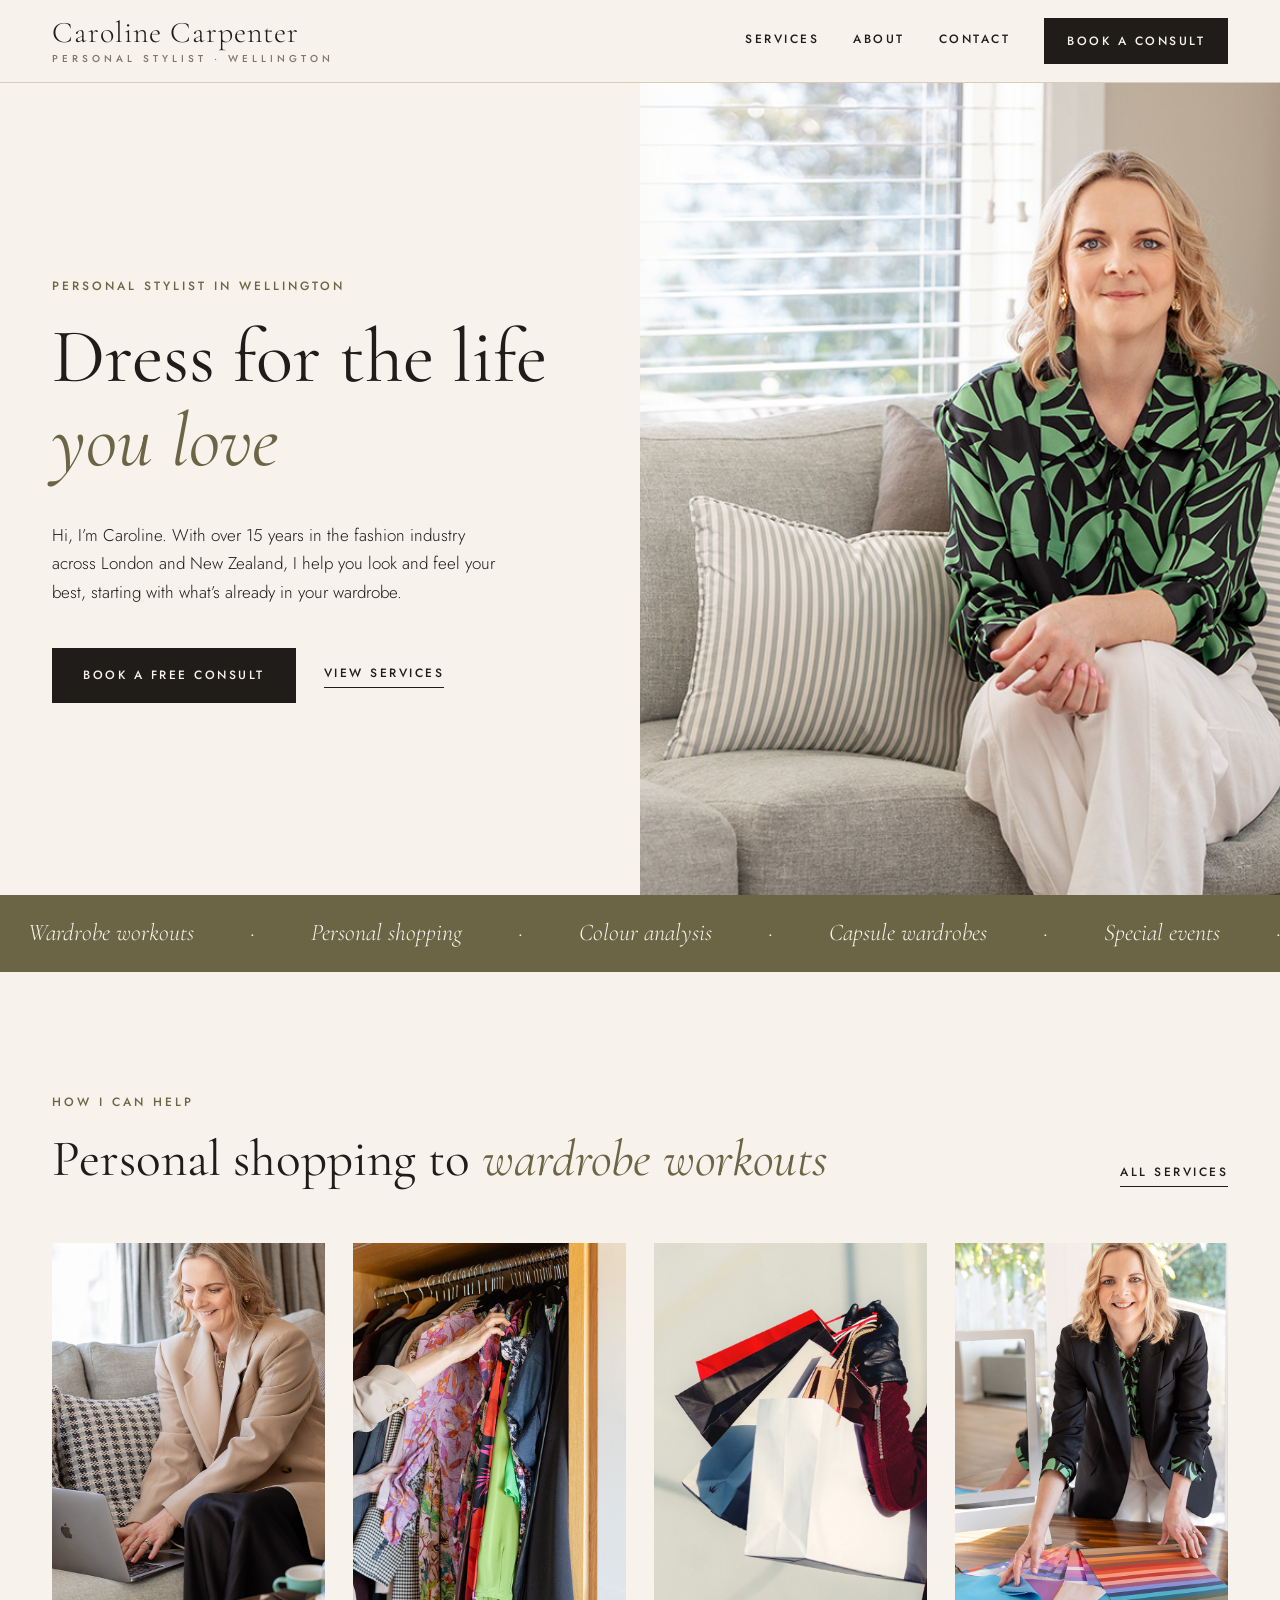
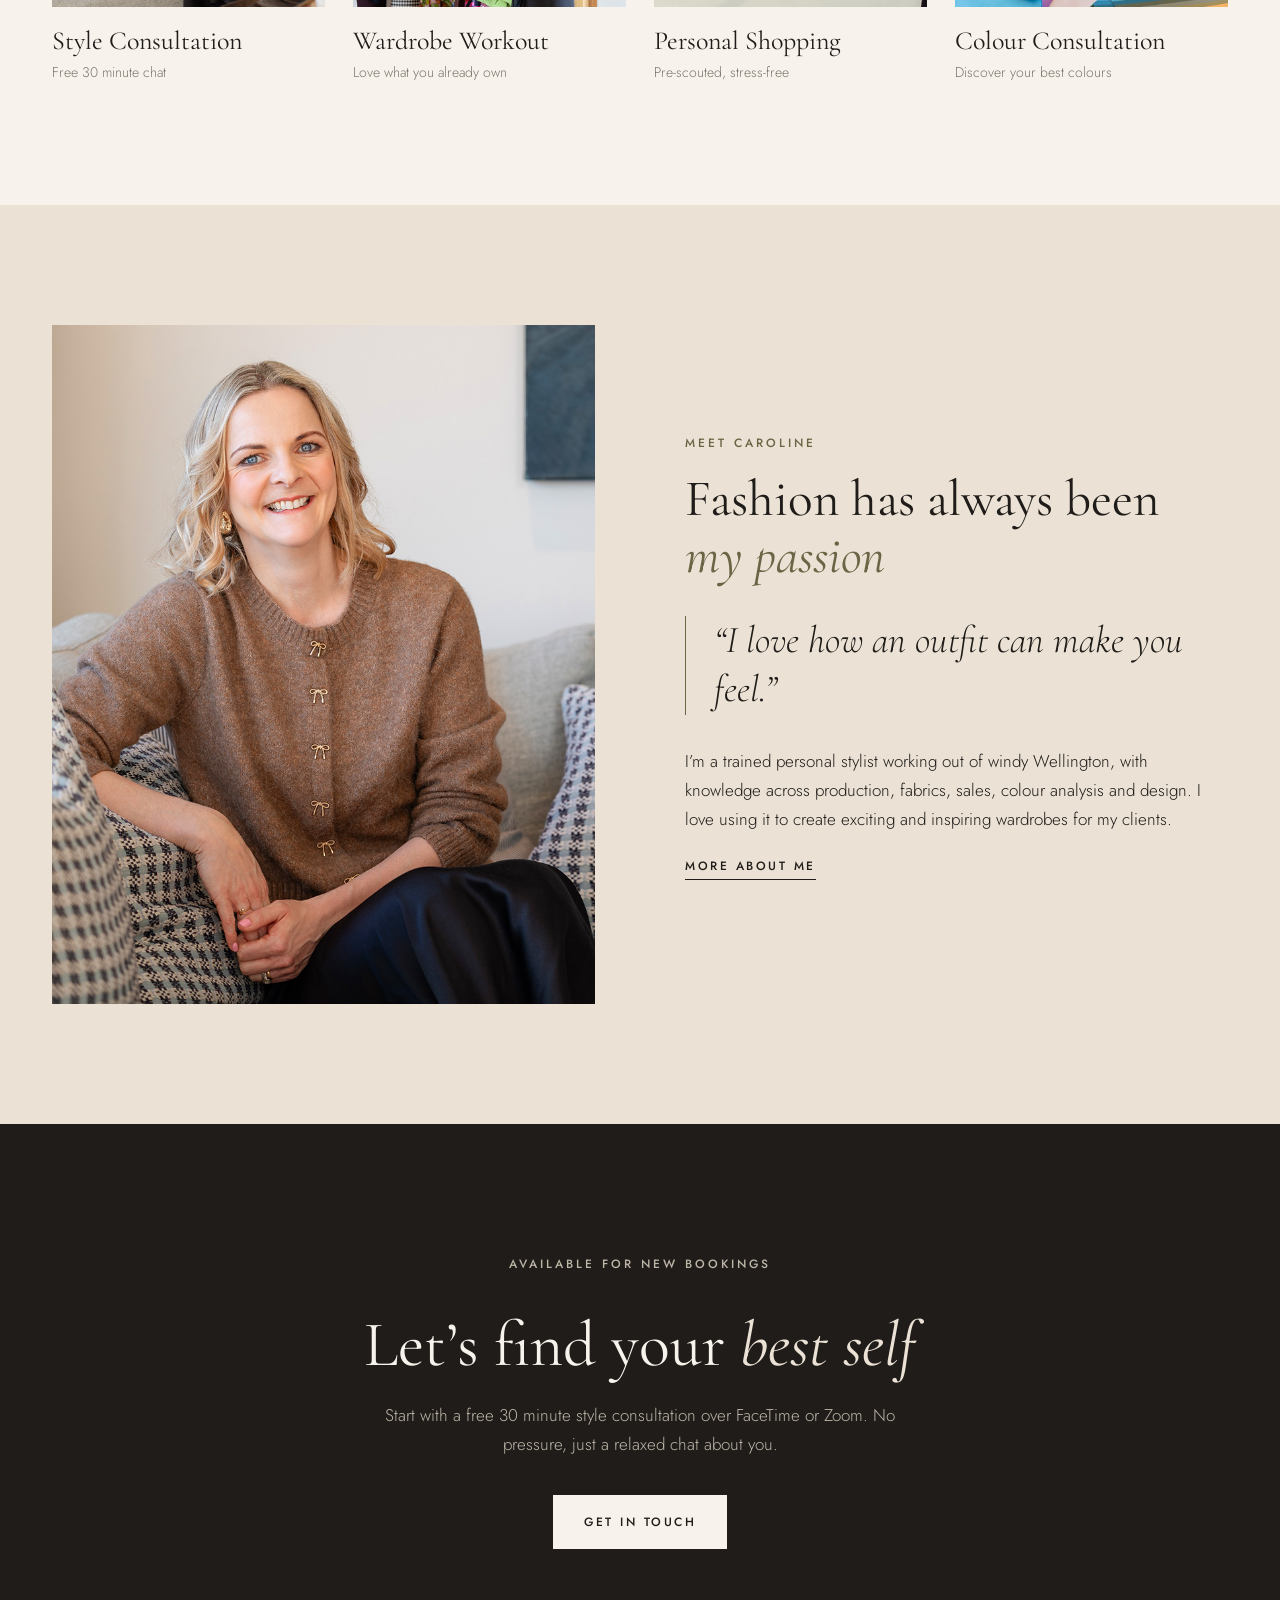
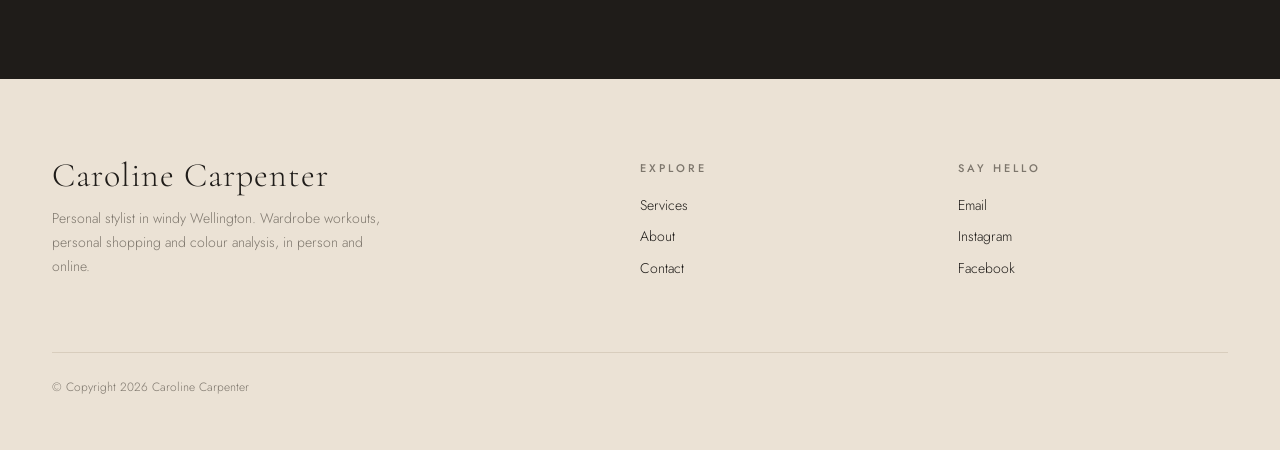
<file: index.html>
<!DOCTYPE html>
<html lang="en">
<head>
  <meta charset="utf-8">
  <meta name="viewport" content="width=device-width, initial-scale=1">
  <title>Caroline Carpenter – Personal Stylist in Wellington</title>
  <meta name="description" content="Caroline Carpenter is a personal stylist in Wellington, New Zealand. Wardrobe workouts, personal shopping, colour analysis and virtual styling.">
  <link rel="icon" href="favicon.ico">
  <link rel="preconnect" href="https://fonts.googleapis.com">
  <link rel="preconnect" href="https://fonts.gstatic.com" crossorigin>
  <link href="https://fonts.googleapis.com/css2?family=Cormorant+Garamond:ital,wght@0,400;0,500;1,400&family=Jost:wght@300;400;500&display=swap" rel="stylesheet">
  <link rel="stylesheet" href="style.css">
</head>
<body>

  <header class="site-header">
    <div class="container">
      <a class="wordmark" href="index.html">
        <span class="name">Caroline Carpenter</span>
        <span class="tag">Personal Stylist · Wellington</span>
      </a>
      <nav class="site-nav">
        <a href="services.html">Services</a>
        <a href="about.html">About</a>
        <a href="contact.html">Contact</a>
        <a class="button" href="contact.html">Book a consult</a>
      </nav>
    </div>
  </header>

  <section class="hero">
    <div class="hero-text">
      <p class="eyebrow">Personal stylist in Wellington</p>
      <h1>Dress for the life <em>you love</em></h1>
      <p>Hi, I’m Caroline. With over 15 years in the fashion industry across London and New Zealand, I help you look and feel your best, starting with what’s already in your wardrobe.</p>
      <div class="actions">
        <a class="button" href="contact.html">Book a free consult</a>
        <a class="text-link" href="services.html">View services</a>
      </div>
    </div>
    <div class="hero-image">
      <img src="images/home-about.jpg" alt="Caroline Carpenter, personal stylist">
    </div>
  </section>

  <div class="ticker" aria-hidden="true"><div><span>Wardrobe workouts</span><span>·</span><span>Personal shopping</span><span>·</span><span>Colour analysis</span><span>·</span><span>Capsule wardrobes</span><span>·</span><span>Special events</span><span>·</span><span>Virtual styling</span><span>·</span><span>Wardrobe workouts</span><span>·</span><span>Personal shopping</span><span>·</span><span>Colour analysis</span><span>·</span><span>Capsule wardrobes</span><span>·</span><span>Special events</span><span>·</span><span>Virtual styling</span><span>·</span></div></div>

  <section class="section">
    <div class="container">
      <div class="section-head">
        <div>
          <p class="eyebrow">How I can help</p>
          <h2>Personal shopping to <em>wardrobe workouts</em></h2>
        </div>
        <a class="text-link" href="services.html">All services</a>
      </div>
      <div class="cards">
        <a class="card" href="services.html">
          <img src="images/style-consultation.jpg" alt="Style Consultation">
          <h3>Style Consultation</h3>
          <p>Free 30 minute chat</p>
        </a>
        <a class="card" href="services.html">
          <img src="images/wardrobe-workout.jpg" alt="Wardrobe Workout">
          <h3>Wardrobe Workout</h3>
          <p>Love what you already own</p>
        </a>
        <a class="card" href="services.html">
          <img src="images/personal-shopping.jpg" alt="Personal Shopping">
          <h3>Personal Shopping</h3>
          <p>Pre-scouted, stress-free</p>
        </a>
        <a class="card" href="services.html">
          <img src="images/colour-consultation.jpg" alt="Colour Consultation">
          <h3>Colour Consultation</h3>
          <p>Discover your best colours</p>
        </a>
      </div>
    </div>
  </section>

  <section class="section sand">
    <div class="container split">
      <img src="images/about-caroline.jpg" alt="Caroline Carpenter">
      <div>
        <p class="eyebrow">Meet Caroline</p>
        <h2>Fashion has always been <em>my passion</em></h2>
        <p class="quote">“I love how an outfit can make you feel.”</p>
        <p>I’m a trained personal stylist working out of windy Wellington, with knowledge across production, fabrics, sales, colour analysis and design. I love using it to create exciting and inspiring wardrobes for my clients.</p>
        <p><a class="text-link" href="about.html">More about me</a></p>
      </div>
    </div>
  </section>

  <section class="book">
    <p class="eyebrow">Available for new bookings</p>
    <h2>Let’s find your <em>best self</em></h2>
    <p>Start with a free 30 minute style consultation over FaceTime or Zoom. No pressure, just a relaxed chat about you.</p>
    <a class="button light" href="contact.html">Get in touch</a>
  </section>

  <footer class="site-footer">
    <div class="container">
      <div class="footer-grid">
        <div>
          <a class="wordmark" href="index.html"><span class="name">Caroline Carpenter</span></a>
          <p>Personal stylist in windy Wellington. Wardrobe workouts, personal shopping and colour analysis, in person and online.</p>
        </div>
        <div>
          <h4>Explore</h4>
          <ul>
            <li><a href="services.html">Services</a></li>
            <li><a href="about.html">About</a></li>
            <li><a href="contact.html">Contact</a></li>
          </ul>
        </div>
        <div>
          <h4>Say hello</h4>
          <ul>
            <li><a href="mailto:stylist@carolinecarpenter.co.nz">Email</a></li>
            <li><a href="https://www.instagram.com/caroline.carpenter.stylist/" target="_blank" rel="noopener">Instagram</a></li>
            <li><a href="https://www.facebook.com/StylistCarolineCarpenter/" target="_blank" rel="noopener">Facebook</a></li>
          </ul>
        </div>
      </div>
      <p class="copyright">© Copyright 2026 Caroline Carpenter</p>
    </div>
  </footer>

</body>
</html>
</file>
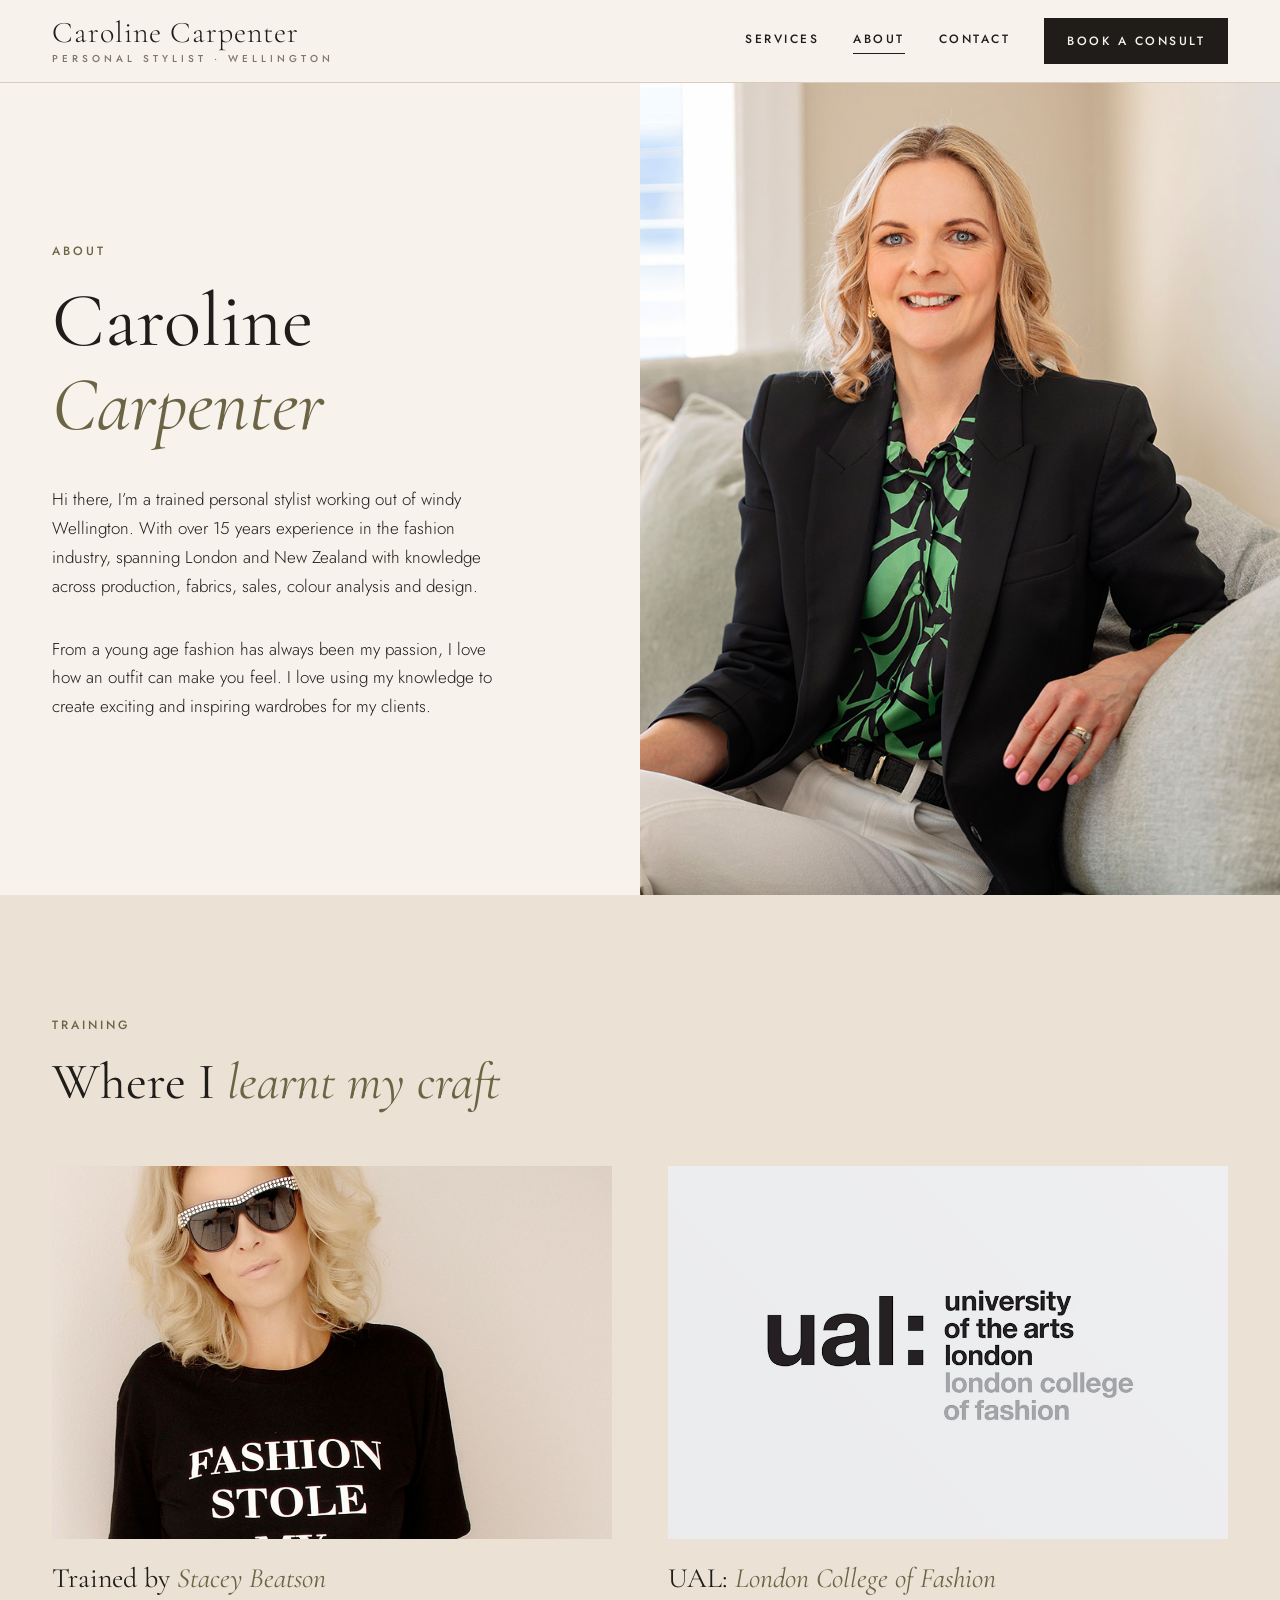
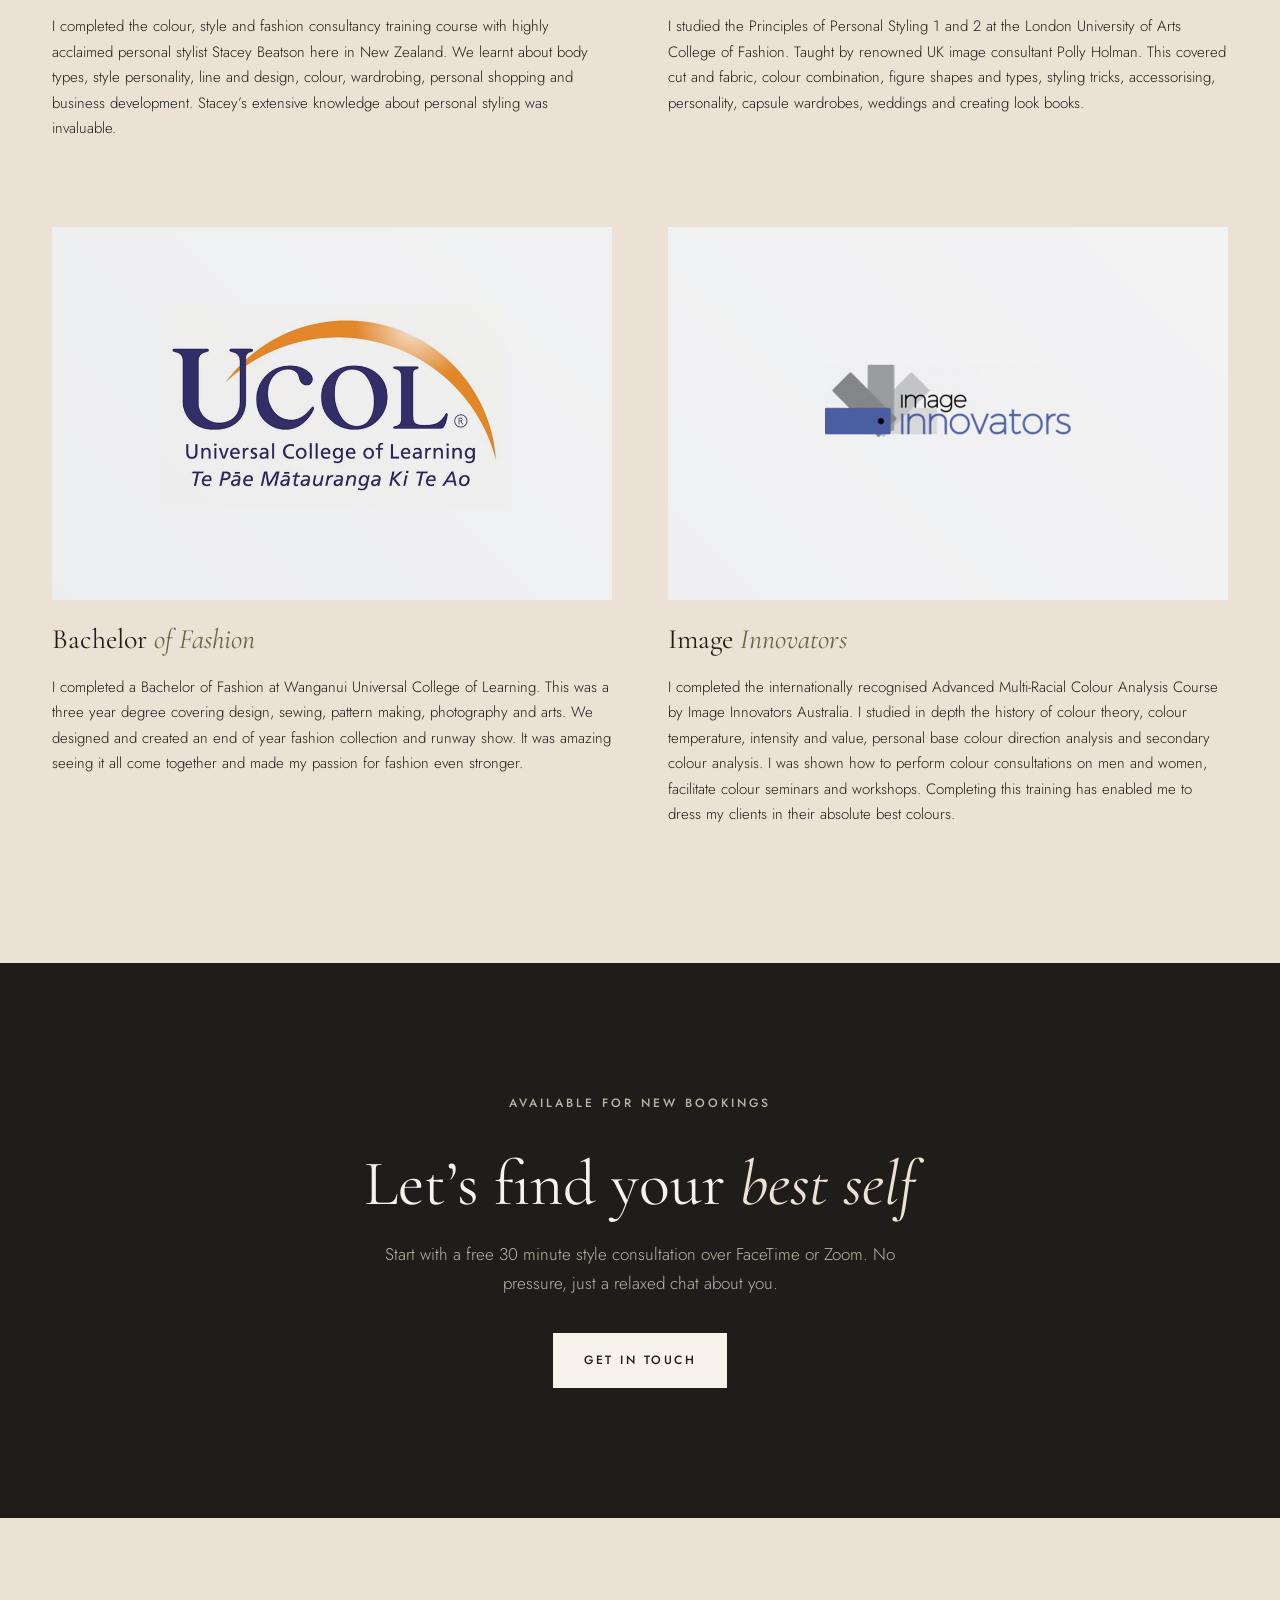
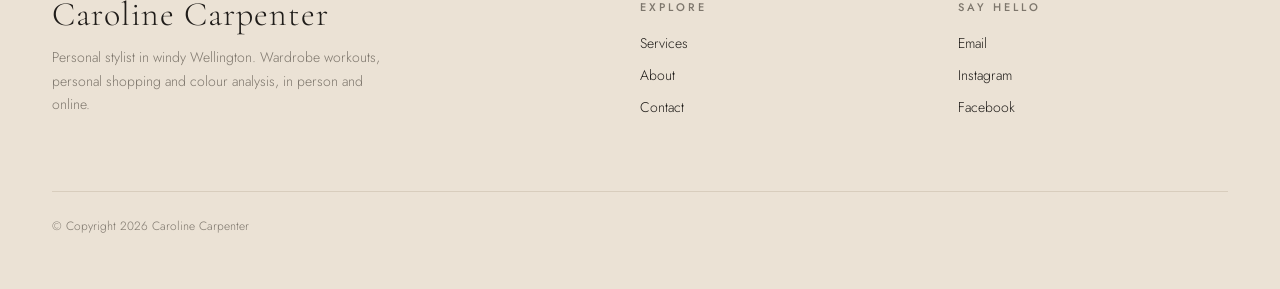
<file: about.html>
<!DOCTYPE html>
<html lang="en">
<head>
  <meta charset="utf-8">
  <meta name="viewport" content="width=device-width, initial-scale=1">
  <title>About – Caroline Carpenter</title>
  <meta name="description" content="Meet Caroline Carpenter, a trained personal stylist in Wellington with over 15 years in the fashion industry across London and New Zealand.">
  <link rel="icon" href="favicon.ico">
  <link rel="preconnect" href="https://fonts.googleapis.com">
  <link rel="preconnect" href="https://fonts.gstatic.com" crossorigin>
  <link href="https://fonts.googleapis.com/css2?family=Cormorant+Garamond:ital,wght@0,400;0,500;1,400&family=Jost:wght@300;400;500&display=swap" rel="stylesheet">
  <link rel="stylesheet" href="style.css">
</head>
<body>

  <header class="site-header">
    <div class="container">
      <a class="wordmark" href="index.html">
        <span class="name">Caroline Carpenter</span>
        <span class="tag">Personal Stylist · Wellington</span>
      </a>
      <nav class="site-nav">
        <a href="services.html">Services</a>
        <a href="about.html" class="active">About</a>
        <a href="contact.html">Contact</a>
        <a class="button" href="contact.html">Book a consult</a>
      </nav>
    </div>
  </header>

  <section class="hero">
    <div class="hero-text">
      <p class="eyebrow">About</p>
      <h1>Caroline <em>Carpenter</em></h1>
      <p>Hi there, I’m a trained personal stylist working out of windy Wellington. With over 15 years experience in the fashion industry, spanning London and New Zealand with knowledge across production, fabrics, sales, colour analysis and design.</p>
      <p>From a young age fashion has always been my passion, I love how an outfit can make you feel. I love using my knowledge to create exciting and inspiring wardrobes for my clients.</p>
    </div>
    <div class="hero-image">
      <img src="images/contact-caroline.jpg" alt="Caroline Carpenter">
    </div>
  </section>

  <section class="section sand">
    <div class="container">
      <div class="section-head">
        <div>
          <p class="eyebrow">Training</p>
          <h2>Where I <em>learnt my craft</em></h2>
        </div>
      </div>
      <div class="credentials">
        <div class="credential">
          <img src="images/about-stacey-beatson.jpg" alt="Trained by Stacey Beatson">
          <h3>Trained by <em>Stacey Beatson</em></h3>
          <p>I completed the colour, style and fashion consultancy training course with highly acclaimed personal stylist Stacey Beatson here in New Zealand. We learnt about body types, style personality, line and design, colour, wardrobing, personal shopping and business development. Stacey’s extensive knowledge about personal styling was invaluable.</p>
        </div>
        <div class="credential">
          <img src="images/about-ual-london.jpg" alt="UAL: London College of Fashion">
          <h3>UAL: <em>London College of Fashion</em></h3>
          <p>I studied the Principles of Personal Styling 1 and 2 at the London University of Arts College of Fashion. Taught by renowned UK image consultant Polly Holman. This covered cut and fabric, colour combination, figure shapes and types, styling tricks, accessorising, personality, capsule wardrobes, weddings and creating look books.</p>
        </div>
        <div class="credential">
          <img src="images/about-bachelor-fashion.jpg" alt="Bachelor of Fashion">
          <h3>Bachelor <em>of Fashion</em></h3>
          <p>I completed a Bachelor of Fashion at Wanganui Universal College of Learning. This was a three year degree covering design, sewing, pattern making, photography and arts. We designed and created an end of year fashion collection and runway show. It was amazing seeing it all come together and made my passion for fashion even stronger.</p>
        </div>
        <div class="credential">
          <img src="images/about-image-innovators.jpg" alt="Image Innovators">
          <h3>Image <em>Innovators</em></h3>
          <p>I completed the internationally recognised Advanced Multi-Racial Colour Analysis Course by Image Innovators Australia. I studied in depth the history of colour theory, colour temperature, intensity and value, personal base colour direction analysis and secondary colour analysis. I was shown how to perform colour consultations on men and women, facilitate colour seminars and workshops. Completing this training has enabled me to dress my clients in their absolute best colours.</p>
        </div>
      </div>
    </div>
  </section>

  <section class="book">
    <p class="eyebrow">Available for new bookings</p>
    <h2>Let’s find your <em>best self</em></h2>
    <p>Start with a free 30 minute style consultation over FaceTime or Zoom. No pressure, just a relaxed chat about you.</p>
    <a class="button light" href="contact.html">Get in touch</a>
  </section>

  <footer class="site-footer">
    <div class="container">
      <div class="footer-grid">
        <div>
          <a class="wordmark" href="index.html"><span class="name">Caroline Carpenter</span></a>
          <p>Personal stylist in windy Wellington. Wardrobe workouts, personal shopping and colour analysis, in person and online.</p>
        </div>
        <div>
          <h4>Explore</h4>
          <ul>
            <li><a href="services.html">Services</a></li>
            <li><a href="about.html">About</a></li>
            <li><a href="contact.html">Contact</a></li>
          </ul>
        </div>
        <div>
          <h4>Say hello</h4>
          <ul>
            <li><a href="mailto:stylist@carolinecarpenter.co.nz">Email</a></li>
            <li><a href="https://www.instagram.com/caroline.carpenter.stylist/" target="_blank" rel="noopener">Instagram</a></li>
            <li><a href="https://www.facebook.com/StylistCarolineCarpenter/" target="_blank" rel="noopener">Facebook</a></li>
          </ul>
        </div>
      </div>
      <p class="copyright">© Copyright 2026 Caroline Carpenter</p>
    </div>
  </footer>

</body>
</html>
</file>
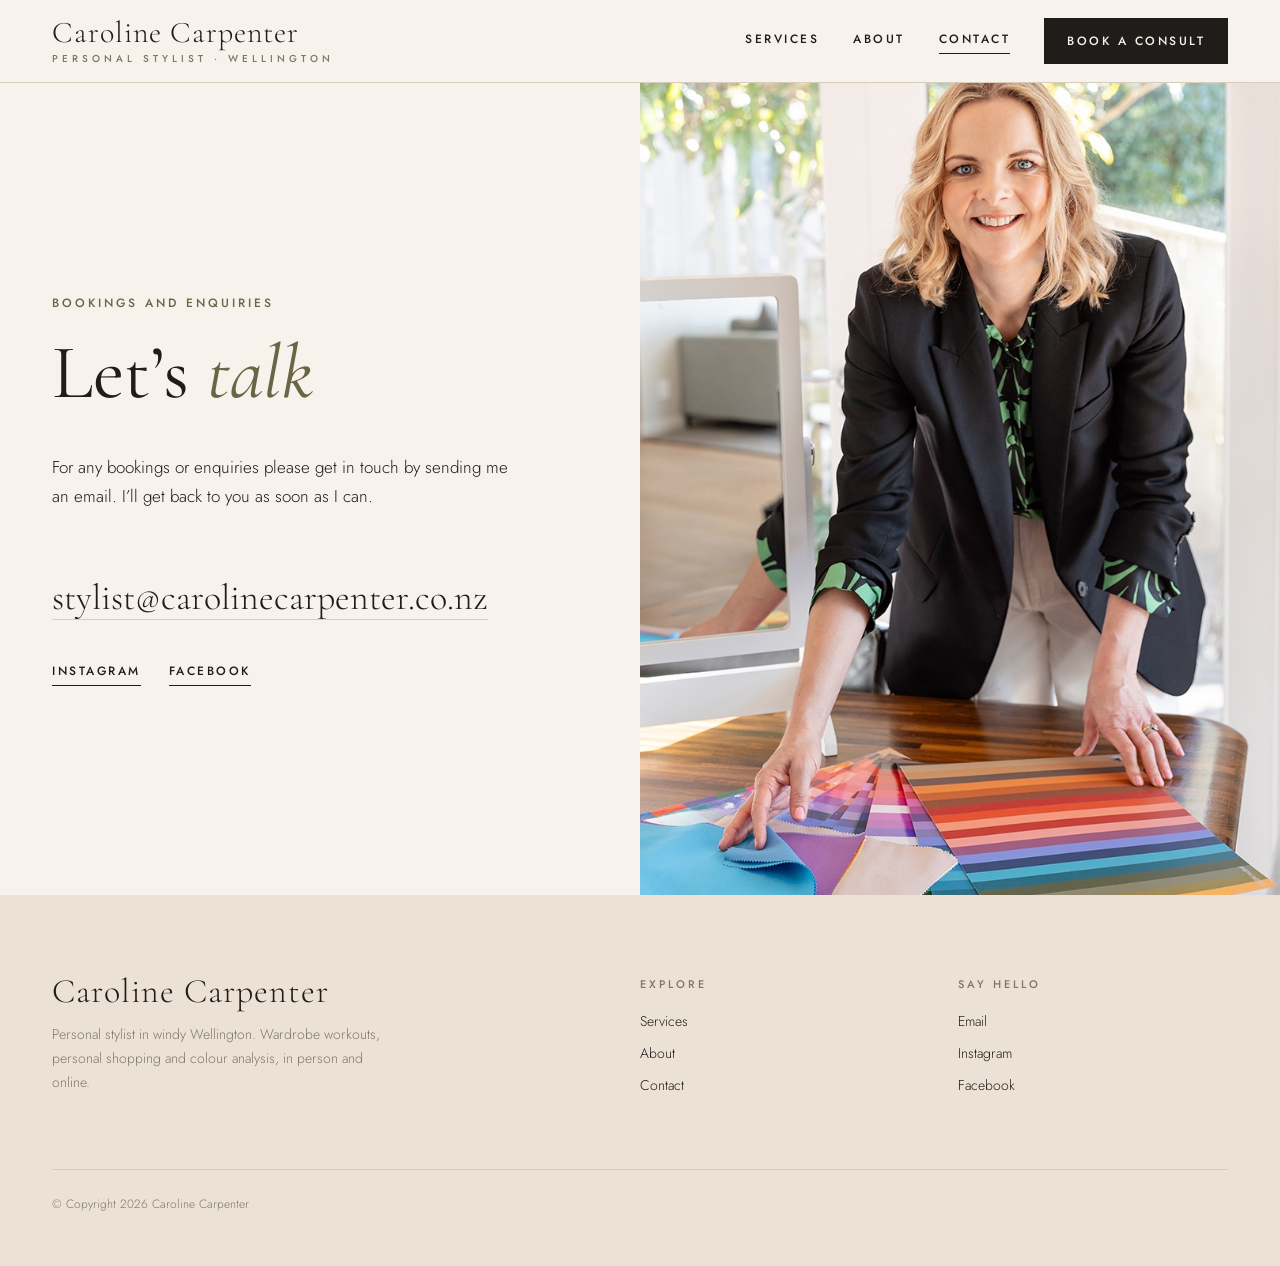
<file: contact.html>
<!DOCTYPE html>
<html lang="en">
<head>
  <meta charset="utf-8">
  <meta name="viewport" content="width=device-width, initial-scale=1">
  <title>Contact – Caroline Carpenter</title>
  <meta name="description" content="Book a styling session or send an enquiry to Caroline Carpenter, personal stylist in Wellington.">
  <link rel="icon" href="favicon.ico">
  <link rel="preconnect" href="https://fonts.googleapis.com">
  <link rel="preconnect" href="https://fonts.gstatic.com" crossorigin>
  <link href="https://fonts.googleapis.com/css2?family=Cormorant+Garamond:ital,wght@0,400;0,500;1,400&family=Jost:wght@300;400;500&display=swap" rel="stylesheet">
  <link rel="stylesheet" href="style.css">
</head>
<body>

  <header class="site-header">
    <div class="container">
      <a class="wordmark" href="index.html">
        <span class="name">Caroline Carpenter</span>
        <span class="tag">Personal Stylist · Wellington</span>
      </a>
      <nav class="site-nav">
        <a href="services.html">Services</a>
        <a href="about.html">About</a>
        <a href="contact.html" class="active">Contact</a>
        <a class="button" href="contact.html">Book a consult</a>
      </nav>
    </div>
  </header>

  <section class="hero">
    <div class="hero-text">
      <p class="eyebrow">Bookings and enquiries</p>
      <h1>Let’s <em>talk</em></h1>
      <p>For any bookings or enquiries please get in touch by sending me an email. I’ll get back to you as soon as I can.</p>
      <div class="contact-details">
        <a class="email" href="mailto:stylist@carolinecarpenter.co.nz">stylist@carolinecarpenter.co.nz</a>
        <div class="links">
          <a class="text-link" href="https://www.instagram.com/caroline.carpenter.stylist/" target="_blank" rel="noopener">Instagram</a>
          <a class="text-link" href="https://www.facebook.com/StylistCarolineCarpenter/" target="_blank" rel="noopener">Facebook</a>
        </div>
      </div>
    </div>
    <div class="hero-image">
      <img src="images/colour-consultation.jpg" alt="Caroline with colour swatches">
    </div>
  </section>

  <footer class="site-footer">
    <div class="container">
      <div class="footer-grid">
        <div>
          <a class="wordmark" href="index.html"><span class="name">Caroline Carpenter</span></a>
          <p>Personal stylist in windy Wellington. Wardrobe workouts, personal shopping and colour analysis, in person and online.</p>
        </div>
        <div>
          <h4>Explore</h4>
          <ul>
            <li><a href="services.html">Services</a></li>
            <li><a href="about.html">About</a></li>
            <li><a href="contact.html">Contact</a></li>
          </ul>
        </div>
        <div>
          <h4>Say hello</h4>
          <ul>
            <li><a href="mailto:stylist@carolinecarpenter.co.nz">Email</a></li>
            <li><a href="https://www.instagram.com/caroline.carpenter.stylist/" target="_blank" rel="noopener">Instagram</a></li>
            <li><a href="https://www.facebook.com/StylistCarolineCarpenter/" target="_blank" rel="noopener">Facebook</a></li>
          </ul>
        </div>
      </div>
      <p class="copyright">© Copyright 2026 Caroline Carpenter</p>
    </div>
  </footer>

</body>
</html>
</file>
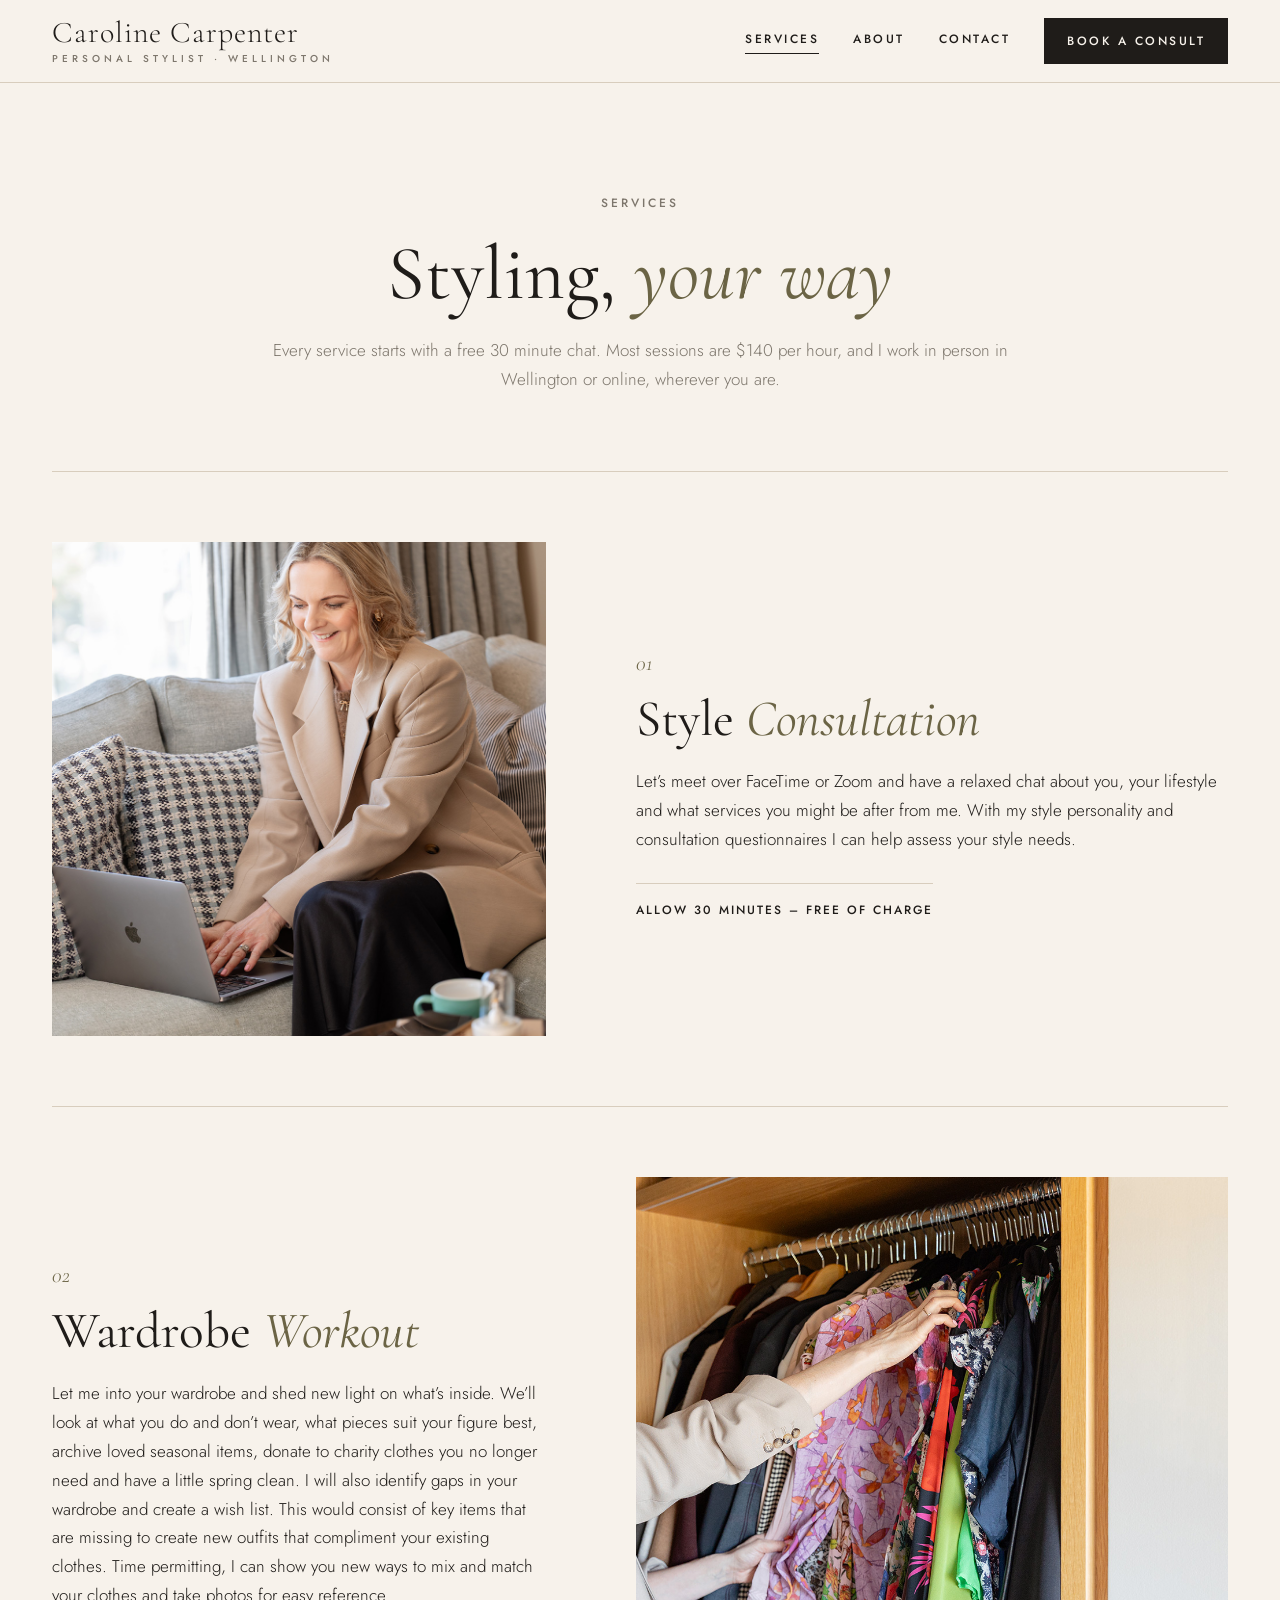
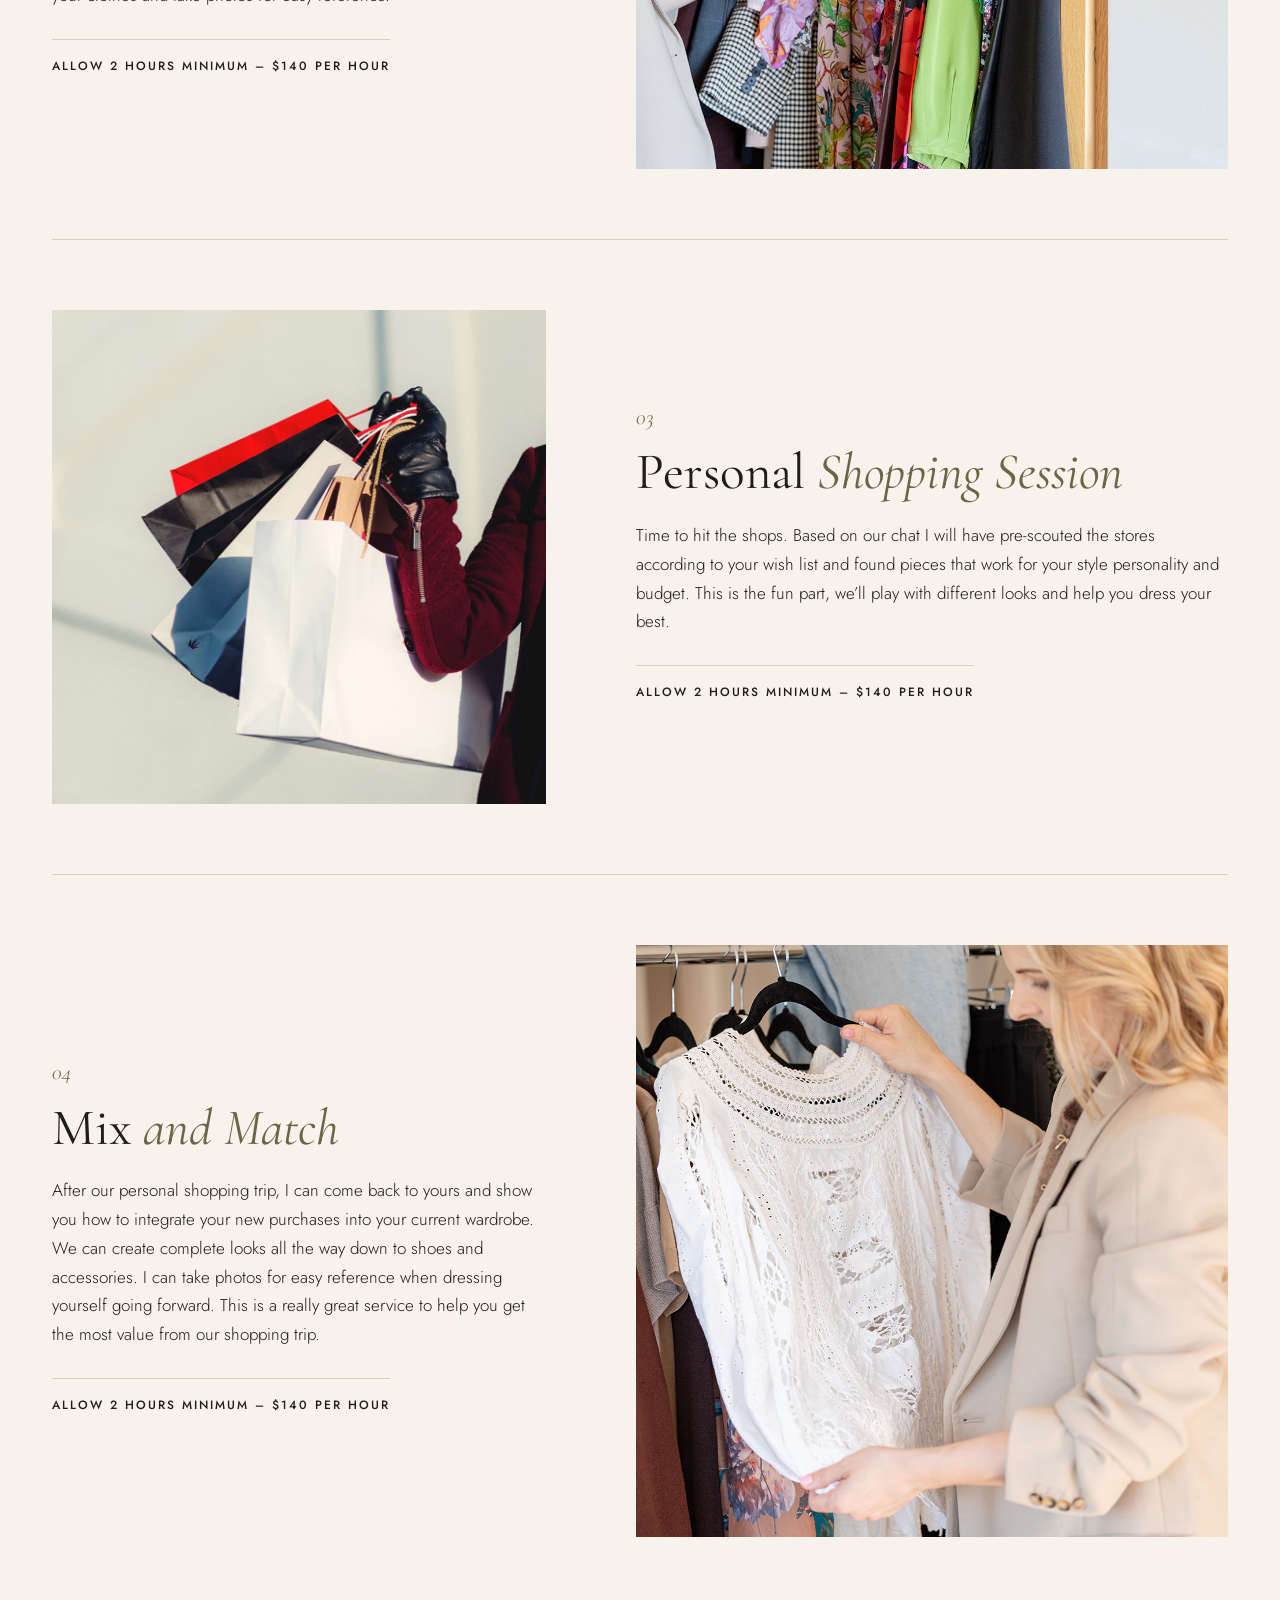
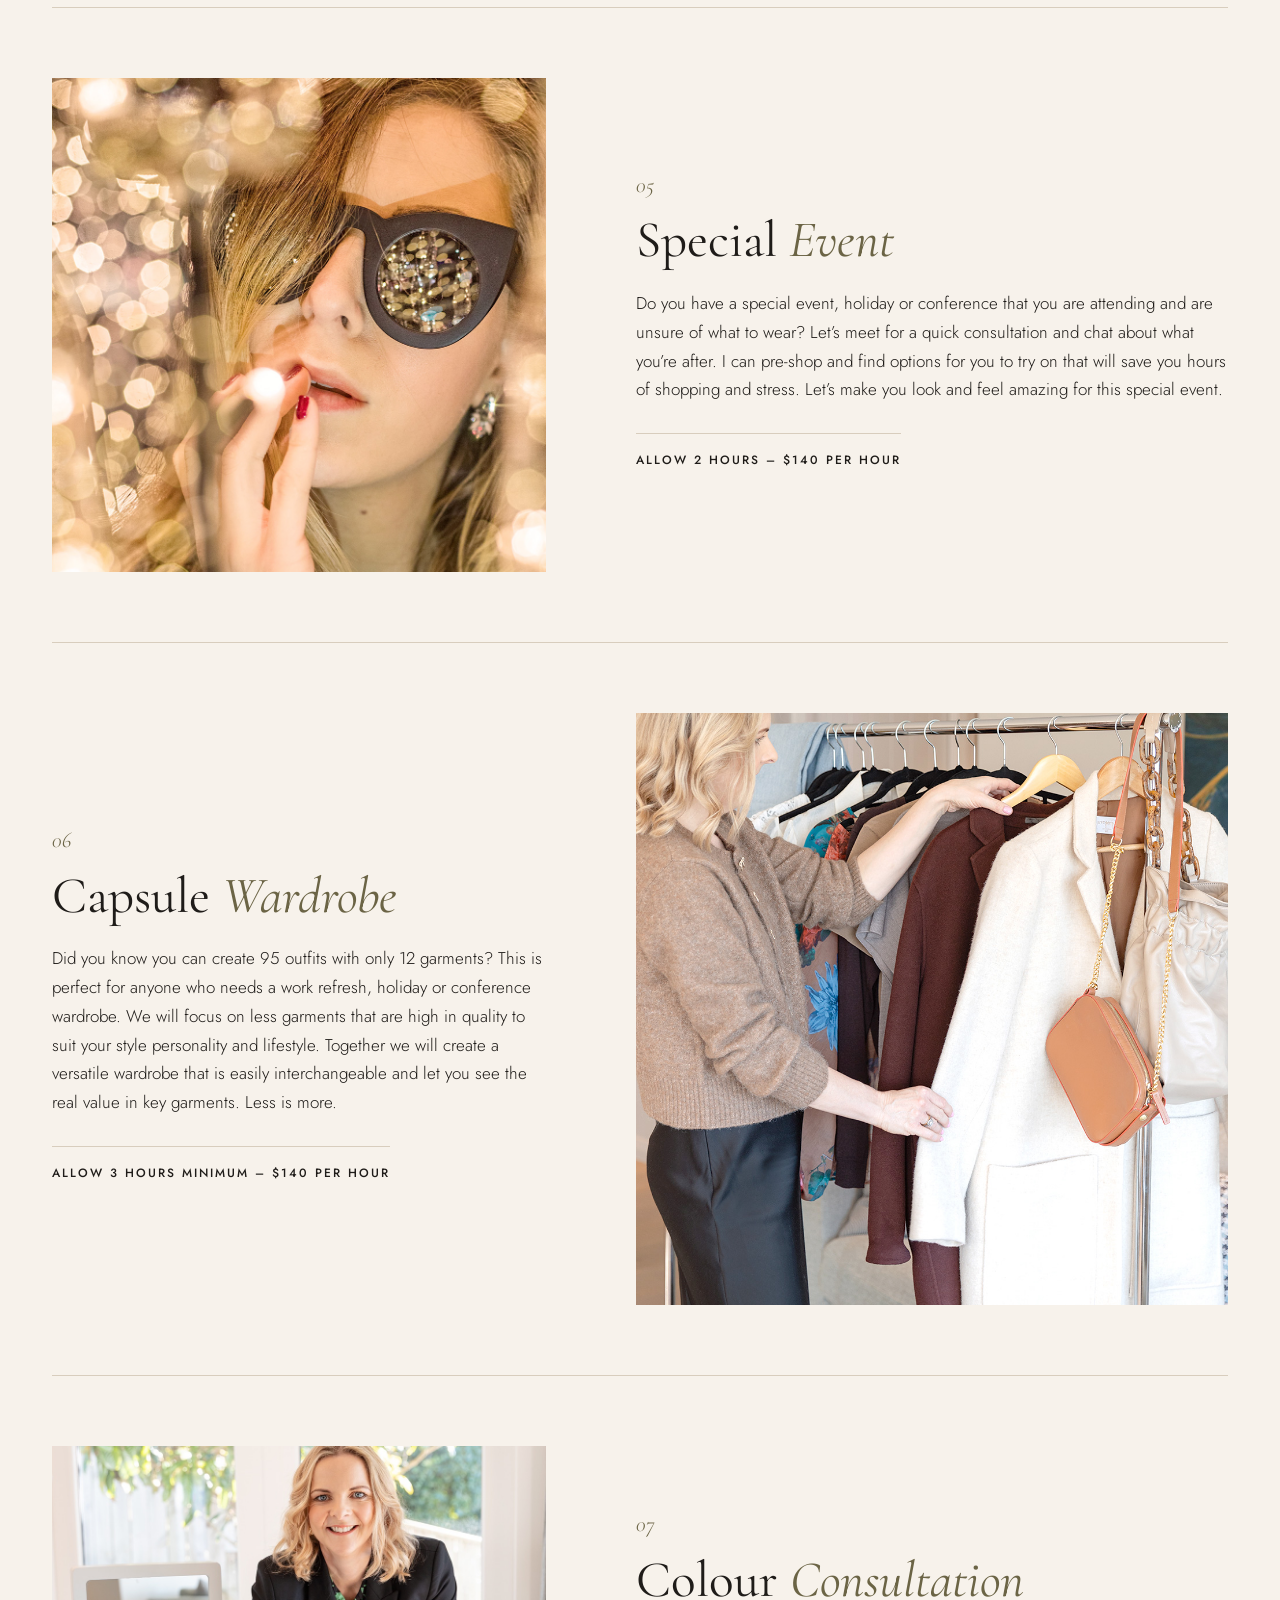
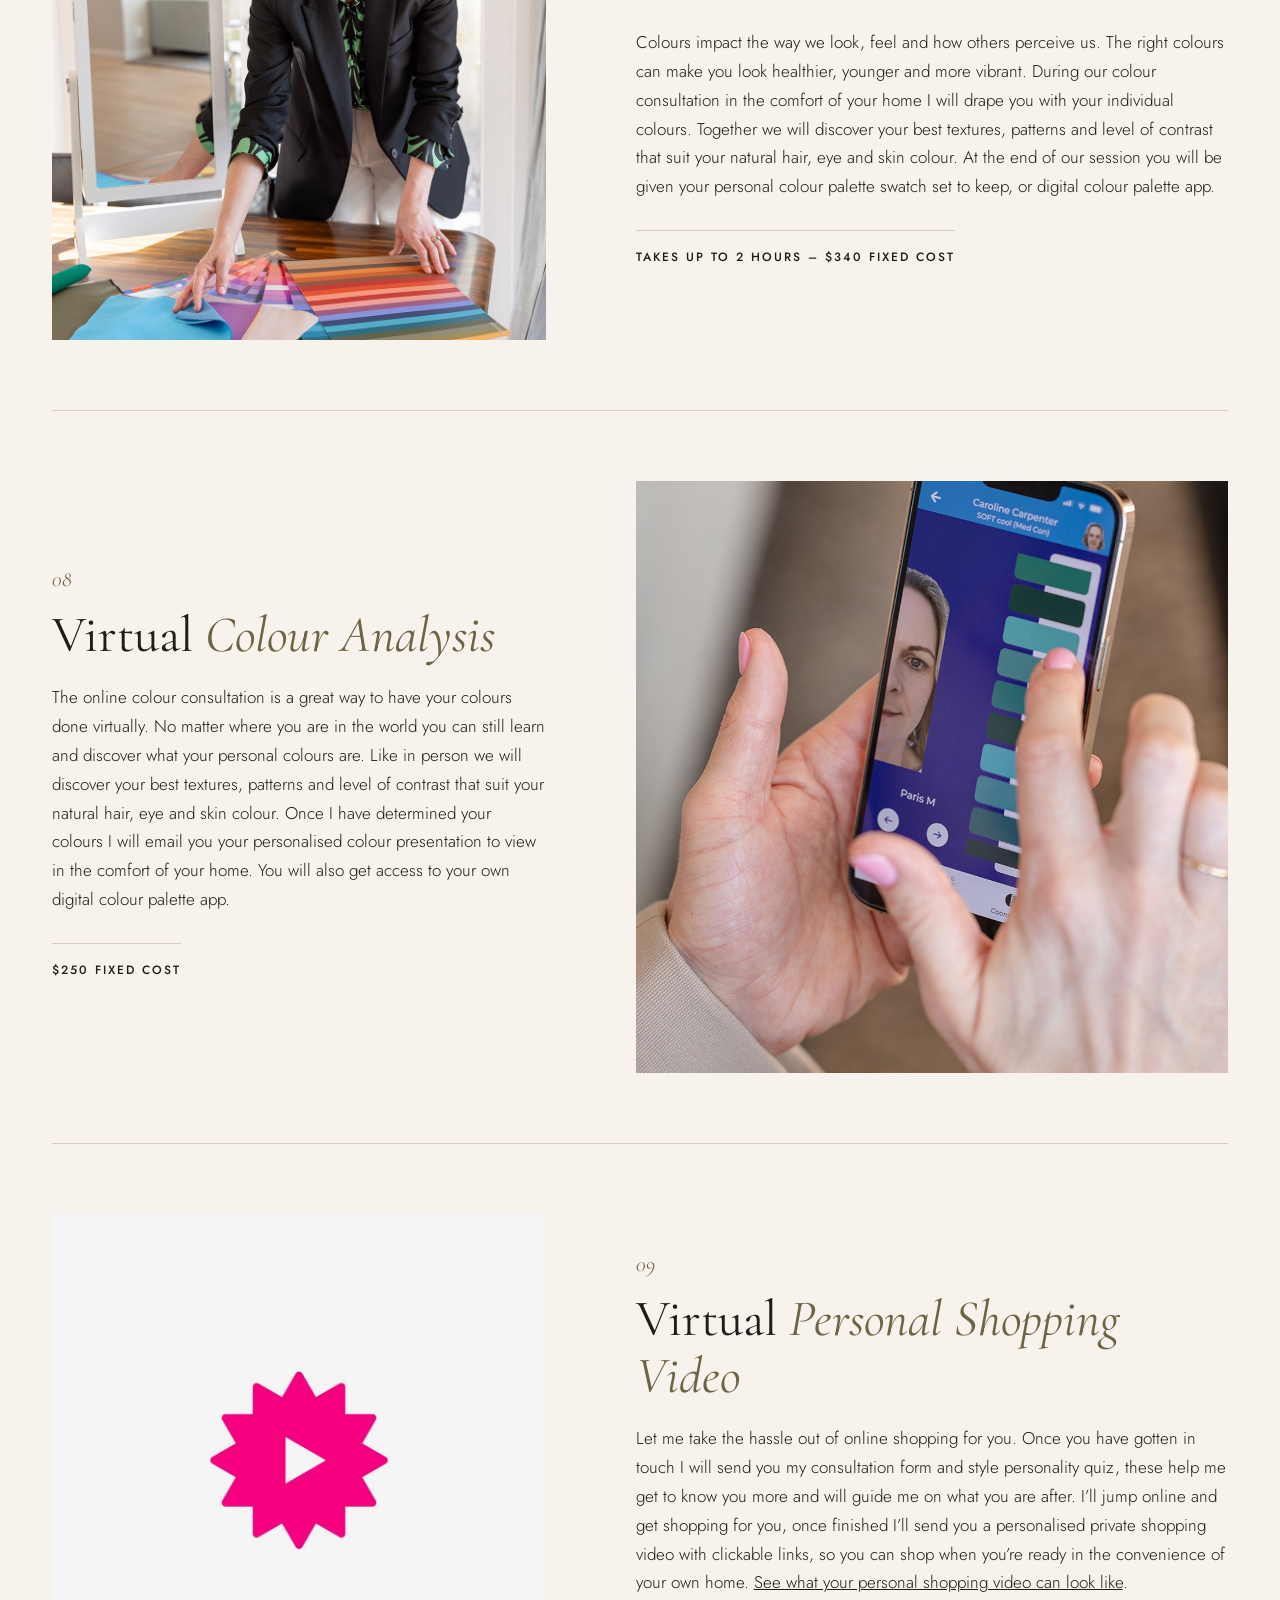
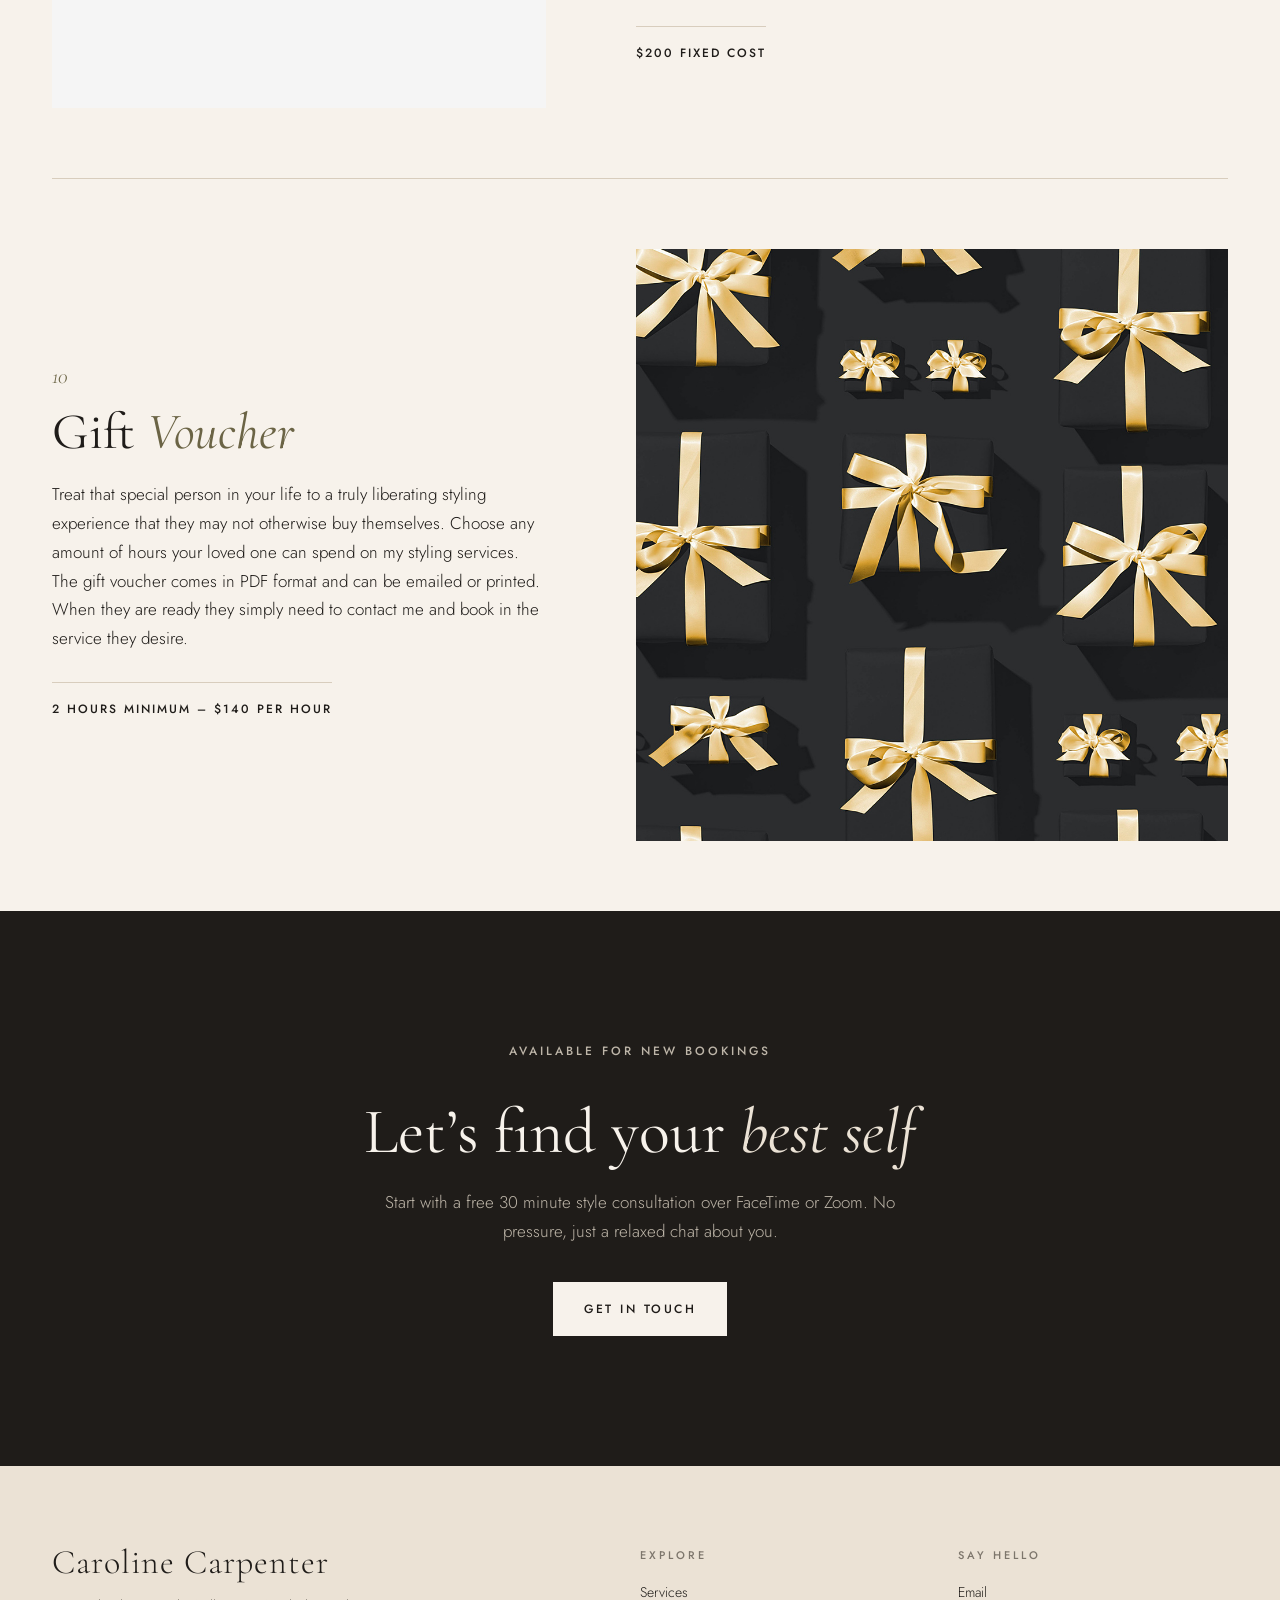
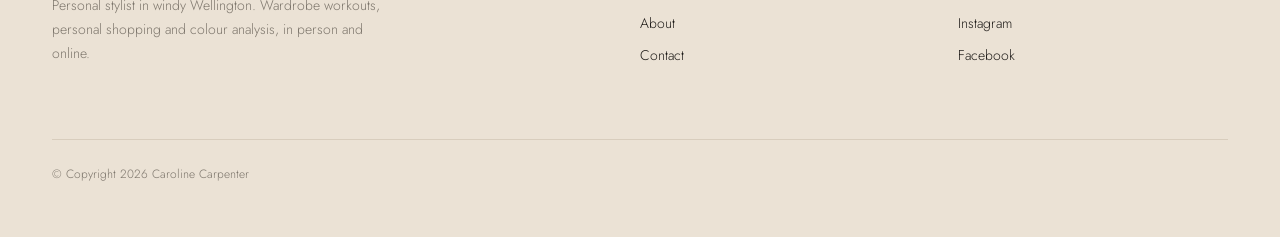
<file: services.html>
<!DOCTYPE html>
<html lang="en">
<head>
  <meta charset="utf-8">
  <meta name="viewport" content="width=device-width, initial-scale=1">
  <title>Services – Caroline Carpenter</title>
  <meta name="description" content="Styling services from Caroline Carpenter in Wellington: style consultations, wardrobe workouts, personal shopping, colour analysis, capsule wardrobes and gift vouchers.">
  <link rel="icon" href="favicon.ico">
  <link rel="preconnect" href="https://fonts.googleapis.com">
  <link rel="preconnect" href="https://fonts.gstatic.com" crossorigin>
  <link href="https://fonts.googleapis.com/css2?family=Cormorant+Garamond:ital,wght@0,400;0,500;1,400&family=Jost:wght@300;400;500&display=swap" rel="stylesheet">
  <link rel="stylesheet" href="style.css">
</head>
<body>

  <header class="site-header">
    <div class="container">
      <a class="wordmark" href="index.html">
        <span class="name">Caroline Carpenter</span>
        <span class="tag">Personal Stylist · Wellington</span>
      </a>
      <nav class="site-nav">
        <a href="services.html" class="active">Services</a>
        <a href="about.html">About</a>
        <a href="contact.html">Contact</a>
        <a class="button" href="contact.html">Book a consult</a>
      </nav>
    </div>
  </header>

  <section class="page-intro">
    <p class="eyebrow">Services</p>
    <h1>Styling, <em>your way</em></h1>
    <p>Every service starts with a free 30 minute chat. Most sessions are $140 per hour, and I work in person in Wellington or online, wherever you are.</p>
  </section>

  <section class="container">
      <article class="service">
        <div class="service-image"><img src="images/style-consultation.jpg" alt="Style Consultation"></div>
        <div>
          <p class="number">01</p>
          <h2>Style <em>Consultation</em></h2>
          <p>Let’s meet over FaceTime or Zoom and have a relaxed chat about you, your lifestyle and what services you might be after from me. With my style personality and consultation questionnaires I can help assess your style needs.</p>
          <p class="price">Allow 30 minutes – free of charge</p>
        </div>
      </article>
      <article class="service">
        <div class="service-image"><img src="images/wardrobe-workout.jpg" alt="Wardrobe Workout"></div>
        <div>
          <p class="number">02</p>
          <h2>Wardrobe <em>Workout</em></h2>
          <p>Let me into your wardrobe and shed new light on what’s inside. We’ll look at what you do and don’t wear, what pieces suit your figure best, archive loved seasonal items, donate to charity clothes you no longer need and have a little spring clean. I will also identify gaps in your wardrobe and create a wish list. This would consist of key items that are missing to create new outfits that compliment your existing clothes. Time permitting, I can show you new ways to mix and match your clothes and take photos for easy reference.</p>
          <p class="price">Allow 2 hours minimum – $140 per hour</p>
        </div>
      </article>
      <article class="service">
        <div class="service-image"><img src="images/personal-shopping.jpg" alt="Personal Shopping Session"></div>
        <div>
          <p class="number">03</p>
          <h2>Personal <em>Shopping Session</em></h2>
          <p>Time to hit the shops. Based on our chat I will have pre-scouted the stores according to your wish list and found pieces that work for your style personality and budget. This is the fun part, we’ll play with different looks and help you dress your best.</p>
          <p class="price">Allow 2 hours minimum – $140 per hour</p>
        </div>
      </article>
      <article class="service">
        <div class="service-image"><img src="images/mix-and-match.jpg" alt="Mix and Match"></div>
        <div>
          <p class="number">04</p>
          <h2>Mix <em>and Match</em></h2>
          <p>After our personal shopping trip, I can come back to yours and show you how to integrate your new purchases into your current wardrobe. We can create complete looks all the way down to shoes and accessories. I can take photos for easy reference when dressing yourself going forward. This is a really great service to help you get the most value from our shopping trip.</p>
          <p class="price">Allow 2 hours minimum – $140 per hour</p>
        </div>
      </article>
      <article class="service">
        <div class="service-image"><img src="images/special-event.jpg" alt="Special Event"></div>
        <div>
          <p class="number">05</p>
          <h2>Special <em>Event</em></h2>
          <p>Do you have a special event, holiday or conference that you are attending and are unsure of what to wear? Let’s meet for a quick consultation and chat about what you’re after. I can pre-shop and find options for you to try on that will save you hours of shopping and stress. Let’s make you look and feel amazing for this special event.</p>
          <p class="price">Allow 2 hours – $140 per hour</p>
        </div>
      </article>
      <article class="service">
        <div class="service-image"><img src="images/capsule-wardrobe.jpg" alt="Capsule Wardrobe"></div>
        <div>
          <p class="number">06</p>
          <h2>Capsule <em>Wardrobe</em></h2>
          <p>Did you know you can create 95 outfits with only 12 garments? This is perfect for anyone who needs a work refresh, holiday or conference wardrobe. We will focus on less garments that are high in quality to suit your style personality and lifestyle. Together we will create a versatile wardrobe that is easily interchangeable and let you see the real value in key garments. Less is more.</p>
          <p class="price">Allow 3 hours minimum – $140 per hour</p>
        </div>
      </article>
      <article class="service">
        <div class="service-image"><img src="images/colour-consultation.jpg" alt="Colour Consultation"></div>
        <div>
          <p class="number">07</p>
          <h2>Colour <em>Consultation</em></h2>
          <p>Colours impact the way we look, feel and how others perceive us. The right colours can make you look healthier, younger and more vibrant. During our colour consultation in the comfort of your home I will drape you with your individual colours. Together we will discover your best textures, patterns and level of contrast that suit your natural hair, eye and skin colour. At the end of our session you will be given your personal colour palette swatch set to keep, or digital colour palette app.</p>
          <p class="price">Takes up to 2 hours – $340 fixed cost</p>
        </div>
      </article>
      <article class="service">
        <div class="service-image"><img src="images/virtual-colour.jpg" alt="Virtual Colour Analysis"></div>
        <div>
          <p class="number">08</p>
          <h2>Virtual <em>Colour Analysis</em></h2>
          <p>The online colour consultation is a great way to have your colours done virtually. No matter where you are in the world you can still learn and discover what your personal colours are. Like in person we will discover your best textures, patterns and level of contrast that suit your natural hair, eye and skin colour. Once I have determined your colours I will email you your personalised colour presentation to view in the comfort of your home. You will also get access to your own digital colour palette app.</p>
          <p class="price">$250 fixed cost</p>
        </div>
      </article>
      <article class="service">
        <div class="service-image"><img src="images/shopping-video.jpg" alt="Virtual Personal Shopping Video"></div>
        <div>
          <p class="number">09</p>
          <h2>Virtual <em>Personal Shopping Video</em></h2>
          <p>Let me take the hassle out of online shopping for you. Once you have gotten in touch I will send you my consultation form and style personality quiz, these help me get to know you more and will guide me on what you are after. I’ll jump online and get shopping for you, once finished I’ll send you a personalised private shopping video with clickable links, so you can shop when you’re ready in the convenience of your own home. <a href="https://carolinecarpenter.shopshare.tv/shopcast/U2hvcGNhc3Q6NzM1Ng==/" target="_blank" rel="noopener">See what your personal shopping video can look like</a>.</p>
          <p class="price">$200 fixed cost</p>
        </div>
      </article>
      <article class="service">
        <div class="service-image"><img src="images/gift-voucher.jpg" alt="Gift Voucher"></div>
        <div>
          <p class="number">10</p>
          <h2>Gift <em>Voucher</em></h2>
          <p>Treat that special person in your life to a truly liberating styling experience that they may not otherwise buy themselves. Choose any amount of hours your loved one can spend on my styling services. The gift voucher comes in PDF format and can be emailed or printed. When they are ready they simply need to contact me and book in the service they desire.</p>
          <p class="price">2 hours minimum – $140 per hour</p>
        </div>
      </article>
  </section>

  <section class="book">
    <p class="eyebrow">Available for new bookings</p>
    <h2>Let’s find your <em>best self</em></h2>
    <p>Start with a free 30 minute style consultation over FaceTime or Zoom. No pressure, just a relaxed chat about you.</p>
    <a class="button light" href="contact.html">Get in touch</a>
  </section>

  <footer class="site-footer">
    <div class="container">
      <div class="footer-grid">
        <div>
          <a class="wordmark" href="index.html"><span class="name">Caroline Carpenter</span></a>
          <p>Personal stylist in windy Wellington. Wardrobe workouts, personal shopping and colour analysis, in person and online.</p>
        </div>
        <div>
          <h4>Explore</h4>
          <ul>
            <li><a href="services.html">Services</a></li>
            <li><a href="about.html">About</a></li>
            <li><a href="contact.html">Contact</a></li>
          </ul>
        </div>
        <div>
          <h4>Say hello</h4>
          <ul>
            <li><a href="mailto:stylist@carolinecarpenter.co.nz">Email</a></li>
            <li><a href="https://www.instagram.com/caroline.carpenter.stylist/" target="_blank" rel="noopener">Instagram</a></li>
            <li><a href="https://www.facebook.com/StylistCarolineCarpenter/" target="_blank" rel="noopener">Facebook</a></li>
          </ul>
        </div>
      </div>
      <p class="copyright">© Copyright 2026 Caroline Carpenter</p>
    </div>
  </footer>

</body>
</html>
</file>
<file: style.css>
:root {
  --cream: #f7f2eb;
  --sand: #ebe2d5;
  --ink: #1f1c19;
  --olive: #6b6445;
  --muted: #7d766c;
  --line: #d8cdbd;
  --serif: 'Cormorant Garamond', Georgia, serif;
  --sans: 'Jost', 'Helvetica Neue', Arial, sans-serif;
}

* { box-sizing: border-box; }

html { scroll-behavior: smooth; }

body {
  margin: 0;
  font-family: var(--sans);
  font-weight: 300;
  font-size: 17px;
  line-height: 1.7;
  color: var(--ink);
  background: var(--cream);
}

img { max-width: 100%; display: block; }
a { color: inherit; }

h1, h2, h3 {
  font-family: var(--serif);
  font-weight: 400;
  line-height: 1.1;
  margin: 0 0 20px;
}
h1 { font-size: clamp(44px, 6vw, 84px); }
h2 { font-size: clamp(34px, 4vw, 54px); }
h3 { font-size: 28px; }
h1 em, h2 em, h3 em { color: var(--olive); }

.eyebrow {
  font-size: 12px;
  font-weight: 500;
  letter-spacing: 3px;
  text-transform: uppercase;
  color: var(--olive);
  margin: 0 0 18px;
}

.container {
  max-width: 1240px;
  margin: 0 auto;
  padding: 0 32px;
}

.button {
  display: inline-block;
  font-size: 12px;
  font-weight: 500;
  letter-spacing: 2.5px;
  text-transform: uppercase;
  text-decoration: none;
  padding: 16px 30px;
  background: var(--ink);
  color: var(--cream);
  border: 1px solid var(--ink);
  transition: background 0.25s, color 0.25s;
}
.button:hover { background: transparent; color: var(--ink); }
.button.light { background: var(--cream); color: var(--ink); border-color: var(--cream); }
.button.light:hover { background: transparent; color: var(--cream); }

.text-link {
  font-size: 12px;
  font-weight: 500;
  letter-spacing: 2.5px;
  text-transform: uppercase;
  text-decoration: none;
  border-bottom: 1px solid currentColor;
  padding-bottom: 4px;
}

.site-header {
  position: sticky;
  top: 0;
  z-index: 10;
  background: var(--cream);
  border-bottom: 1px solid var(--line);
}
.site-header .container {
  display: flex;
  align-items: center;
  justify-content: space-between;
  gap: 24px;
  padding-top: 18px;
  padding-bottom: 18px;
}
.wordmark {
  text-decoration: none;
  line-height: 1;
}
.wordmark .name {
  display: block;
  font-family: var(--serif);
  font-size: 30px;
  letter-spacing: 1px;
}
.wordmark .tag {
  display: block;
  font-size: 10px;
  font-weight: 500;
  letter-spacing: 4px;
  text-transform: uppercase;
  color: var(--muted);
  margin-top: 6px;
}
.site-nav {
  display: flex;
  align-items: center;
  gap: 34px;
}
.site-nav a {
  font-size: 12px;
  font-weight: 500;
  letter-spacing: 2.5px;
  text-transform: uppercase;
  text-decoration: none;
  padding-bottom: 4px;
  border-bottom: 1px solid transparent;
}
.site-nav a:hover,
.site-nav a.active { border-bottom-color: var(--ink); }
.site-nav a.button { padding: 12px 22px; border: 1px solid var(--ink); }

.hero {
  display: grid;
  grid-template-columns: 1fr 1fr;
  min-height: calc(100vh - 88px);
}
.hero-text {
  display: flex;
  flex-direction: column;
  justify-content: center;
  padding: 80px 7vw 80px max(32px, calc((100vw - 1240px) / 2 + 32px));
}
.hero-text p { max-width: 460px; }
.hero-text .actions { display: flex; gap: 28px; align-items: center; margin-top: 24px; flex-wrap: wrap; }
.hero-image { background: var(--sand); }
.hero-image img { width: 100%; height: 100%; object-fit: cover; object-position: 70% center; }

.page-intro {
  text-align: center;
  padding: 110px 32px 60px;
  max-width: 820px;
  margin: 0 auto;
}
.page-intro p { color: var(--muted); }

.ticker {
  background: var(--olive);
  color: var(--cream);
  overflow: hidden;
  white-space: nowrap;
  padding: 18px 0;
}
.ticker div {
  display: inline-block;
  font-family: var(--serif);
  font-style: italic;
  font-size: 24px;
  animation: ticker 40s linear infinite;
}
.ticker span { margin: 0 28px; }
@keyframes ticker { to { transform: translateX(-50%); } }

.section { padding: 120px 0; }
.section.sand { background: var(--sand); }
.section-head {
  display: flex;
  justify-content: space-between;
  align-items: end;
  gap: 32px;
  margin-bottom: 56px;
}
.section-head h2 { margin: 0; }

.cards {
  display: grid;
  grid-template-columns: repeat(4, 1fr);
  gap: 28px;
}
.card { text-decoration: none; }
.card img {
  aspect-ratio: 3 / 4;
  object-fit: cover;
  width: 100%;
  margin-bottom: 20px;
  transition: opacity 0.3s;
}
.card:hover img { opacity: 0.85; }
.card h3 { font-size: 26px; margin-bottom: 6px; }
.card p { font-size: 14px; color: var(--muted); margin: 0; }

.split {
  display: grid;
  grid-template-columns: 1fr 1fr;
  gap: 90px;
  align-items: center;
}
.split img { aspect-ratio: 4 / 5; object-fit: cover; width: 100%; }

.quote {
  font-family: var(--serif);
  font-style: italic;
  font-size: clamp(26px, 3vw, 38px);
  line-height: 1.3;
  border-left: 1px solid var(--olive);
  padding-left: 28px;
  margin: 32px 0;
}

.service {
  display: grid;
  grid-template-columns: 5fr 6fr;
  gap: 90px;
  align-items: center;
  padding: 70px 0;
  border-top: 1px solid var(--line);
}
.service:nth-child(even) .service-image { order: 2; }
.service-image img { aspect-ratio: 1 / 1; object-fit: cover; width: 100%; }
.service .number {
  font-family: var(--serif);
  font-style: italic;
  font-size: 22px;
  color: var(--olive);
  margin: 0 0 8px;
}
.service .price {
  display: inline-block;
  margin-top: 12px;
  padding-top: 16px;
  border-top: 1px solid var(--line);
  font-size: 12px;
  font-weight: 500;
  letter-spacing: 2px;
  text-transform: uppercase;
}

.credentials {
  display: grid;
  grid-template-columns: repeat(2, 1fr);
  gap: 70px 56px;
}
.credential img {
  aspect-ratio: 3 / 2;
  object-fit: cover;
  width: 100%;
  margin-bottom: 24px;
}
.credential p { font-size: 15px; }

.book {
  background: var(--ink);
  color: var(--cream);
  text-align: center;
  padding: 130px 32px;
}
.book h2 { font-size: clamp(40px, 5vw, 68px); }
.book h2 em { color: var(--sand); }
.book p { max-width: 520px; margin: 0 auto 36px; color: #bdb5a8; }
.book .eyebrow { color: #bdb5a8; }

.contact-details { margin-top: 40px; }
.contact-details .email {
  font-family: var(--serif);
  font-size: clamp(24px, 3vw, 36px);
  text-decoration: none;
  border-bottom: 1px solid var(--line);
  overflow-wrap: anywhere;
}
.contact-details .links {
  display: flex;
  gap: 28px;
  margin-top: 32px;
}

.site-footer {
  background: var(--sand);
  padding: 80px 0 40px;
  font-size: 14px;
}
.footer-grid {
  display: grid;
  grid-template-columns: 2fr 1fr 1fr;
  gap: 48px;
}
.site-footer .wordmark .name { font-size: 34px; }
.site-footer .wordmark + p { max-width: 340px; color: var(--muted); }
.site-footer h4 {
  font-size: 11px;
  font-weight: 500;
  letter-spacing: 3px;
  text-transform: uppercase;
  color: var(--muted);
  margin: 0 0 16px;
}
.site-footer ul { list-style: none; padding: 0; margin: 0; }
.site-footer li { margin-bottom: 8px; }
.site-footer li a { text-decoration: none; }
.site-footer li a:hover { text-decoration: underline; }
.copyright {
  border-top: 1px solid var(--line);
  margin-top: 60px;
  padding-top: 24px;
  font-size: 12px;
  color: var(--muted);
}

@media (max-width: 960px) {
  .cards { grid-template-columns: repeat(2, 1fr); }
  .split, .service { gap: 48px; }
}

@media (max-width: 760px) {
  body { font-size: 16px; }
  .container { padding: 0 20px; }
  .site-header { position: static; }
  .site-header .container { flex-direction: column; gap: 16px; }
  .wordmark { text-align: center; }
  .site-nav { gap: 18px; flex-wrap: wrap; justify-content: center; }
  .site-nav a.button { display: none; }
  .hero { grid-template-columns: 1fr; min-height: 0; }
  .hero-image { order: -1; }
  .hero-image img { aspect-ratio: 4 / 5; height: auto; }
  .hero-text { padding: 56px 20px; }
  .section { padding: 80px 0; }
  .section-head { flex-direction: column; align-items: start; }
  .cards { gap: 32px 16px; }
  .card h3 { font-size: 22px; }
  .split, .service, .credentials, .footer-grid { grid-template-columns: 1fr; gap: 40px; }
  .service { padding: 50px 0; }
  .service:nth-child(even) .service-image { order: 0; }
  .page-intro { padding: 70px 20px 30px; }
  .book { padding: 90px 20px; }
}
</file>
